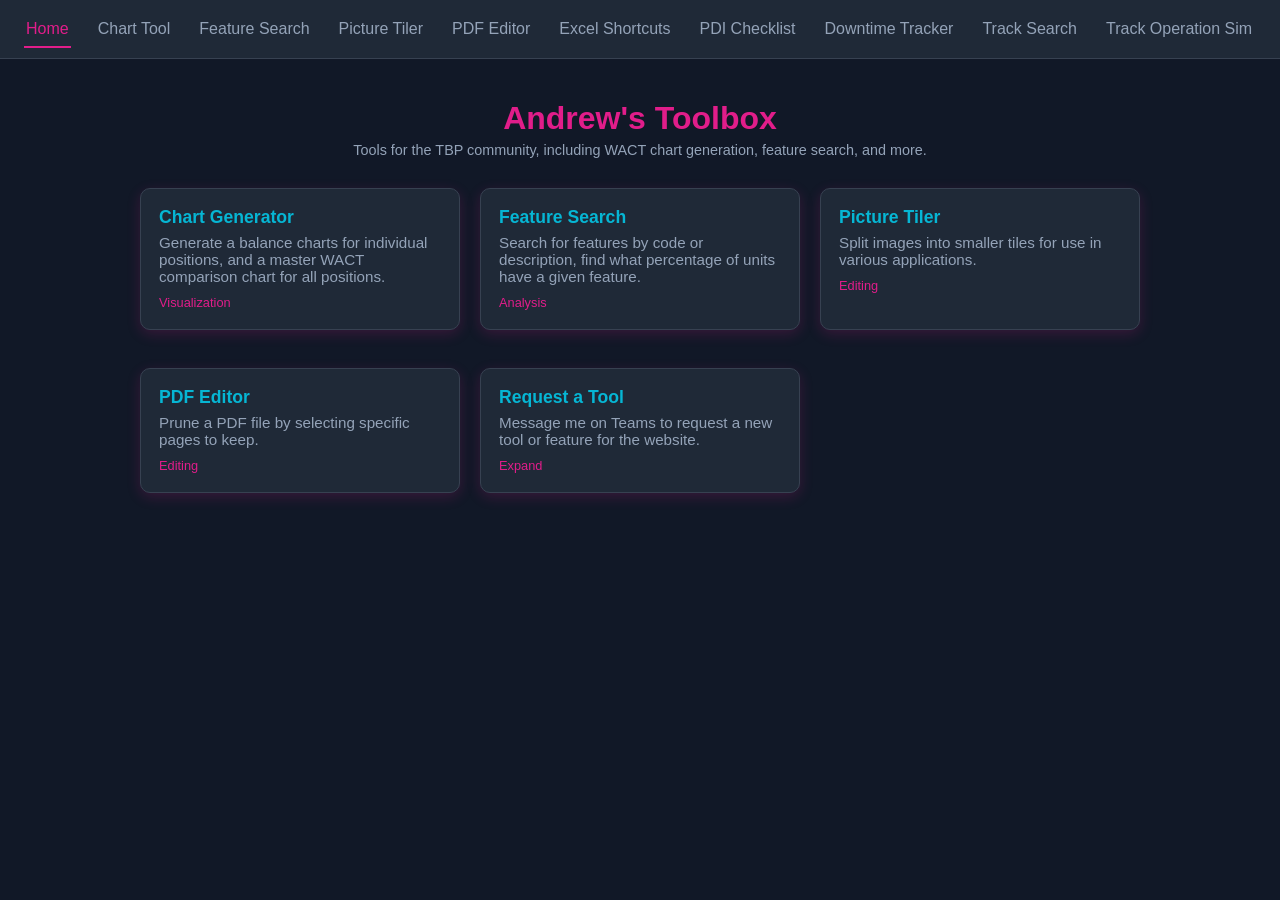
<file: index.html>
<!DOCTYPE html>
<html>
<head>
    <title>Andrew's Toolbox</title>

    <link rel="stylesheet" href="common/styles.css">
    <script src="common/nav.js"></script>

    <style>
        .hero {
            text-align: center;
            margin-bottom: 30px;
        }

        .hero h1 {
            margin-bottom: 5px;
        }

        .tool-grid {
            display: grid;
            grid-template-columns: repeat(auto-fit, minmax(260px, 1fr));
            gap: 20px;
        }

        .tool-card {
            cursor: pointer;
            transition: all 0.25s ease;
        }

        .tool-card:hover {
            transform: translateY(-3px);
            border-color: var(--color-primary);
            box-shadow: 0 6px 18px rgba(225, 29, 138, 0.25);
        }

        .tool-title {
            font-size: 1.1em;
            font-weight: 600;
            color: var(--color-secondary);
            margin-bottom: 6px;
        }

        .tool-description {
            color: var(--color-text-muted);
            font-size: 0.95em;
        }

        .tool-tag {
            display: inline-block;
            margin-top: 10px;
            font-size: 0.8em;
            color: var(--color-primary);
        }
    </style>
</head>

<body>

<!-- <script src="common/nav.js"></script> -->

<div class="container">

    <!-- HERO / HEADER -->
    <div class="hero">
        <h1 class="highlight-primary">Andrew's Toolbox</h1>
        <div class="subtext">
            Tools for the TBP community, including WACT chart generation, feature search, and more.
        </div>
    </div>

    <!-- TOOL GRID -->
    <div class="tool-grid">

        <!-- Chart Tool -->
        <div class="card tool-card"
             onclick="location.href='tools/Chart-App/index.html'">
            <div class="tool-title">Chart Generator</div>
            <div class="tool-description">
                Generate a balance charts for individual positions, and a master WACT comparison chart for all positions.
            </div>

            <div class="tool-tag">Visualization</div>
        </div>


        <!-- Feature Search Tool -->
        <div class="card tool-card"
             onclick="location.href='tools/Feature-Search/index.html'">
            <div class="tool-title">Feature Search</div>
            <div class="tool-description">
                Search for features by code or description, find what percentage of units have a given feature.
            </div>

            <div class="tool-tag">Analysis</div>
        </div>


        <!-- Picture Tiler Tool -->
        <div class="card tool-card"
             onclick="location.href='tools/Picture-Tiler/index.html'">
            <div class="tool-title">Picture Tiler</div>
            <div class="tool-description">
                Split images into smaller tiles for use in various applications.
            </div>

            <div class="tool-tag">Editing</div>
        </div>

        <!-- PDF Editor Tool -->
        <div class="card tool-card"
             onclick="location.href='tools/PDF-Editor/index.html'">
            <div class="tool-title">PDF Editor</div>
            <div class="tool-description">
                Prune a PDF file by selecting specific pages to keep.
            </div>

            <div class="tool-tag">Editing</div>
        </div>

        <!-- FUTURE TOOL SLOT -->
        <div class="card tool-card"
             onclick="alert('Coming soon')">

            <div class="tool-title">Request a Tool
            </div>

            <div class="tool-description">
                Message me on Teams to request a new tool or feature for the website.
            </div>

            <div class="tool-tag">Expand</div>
        </div>

    </div>

</div>

</body>
</html>
</file>
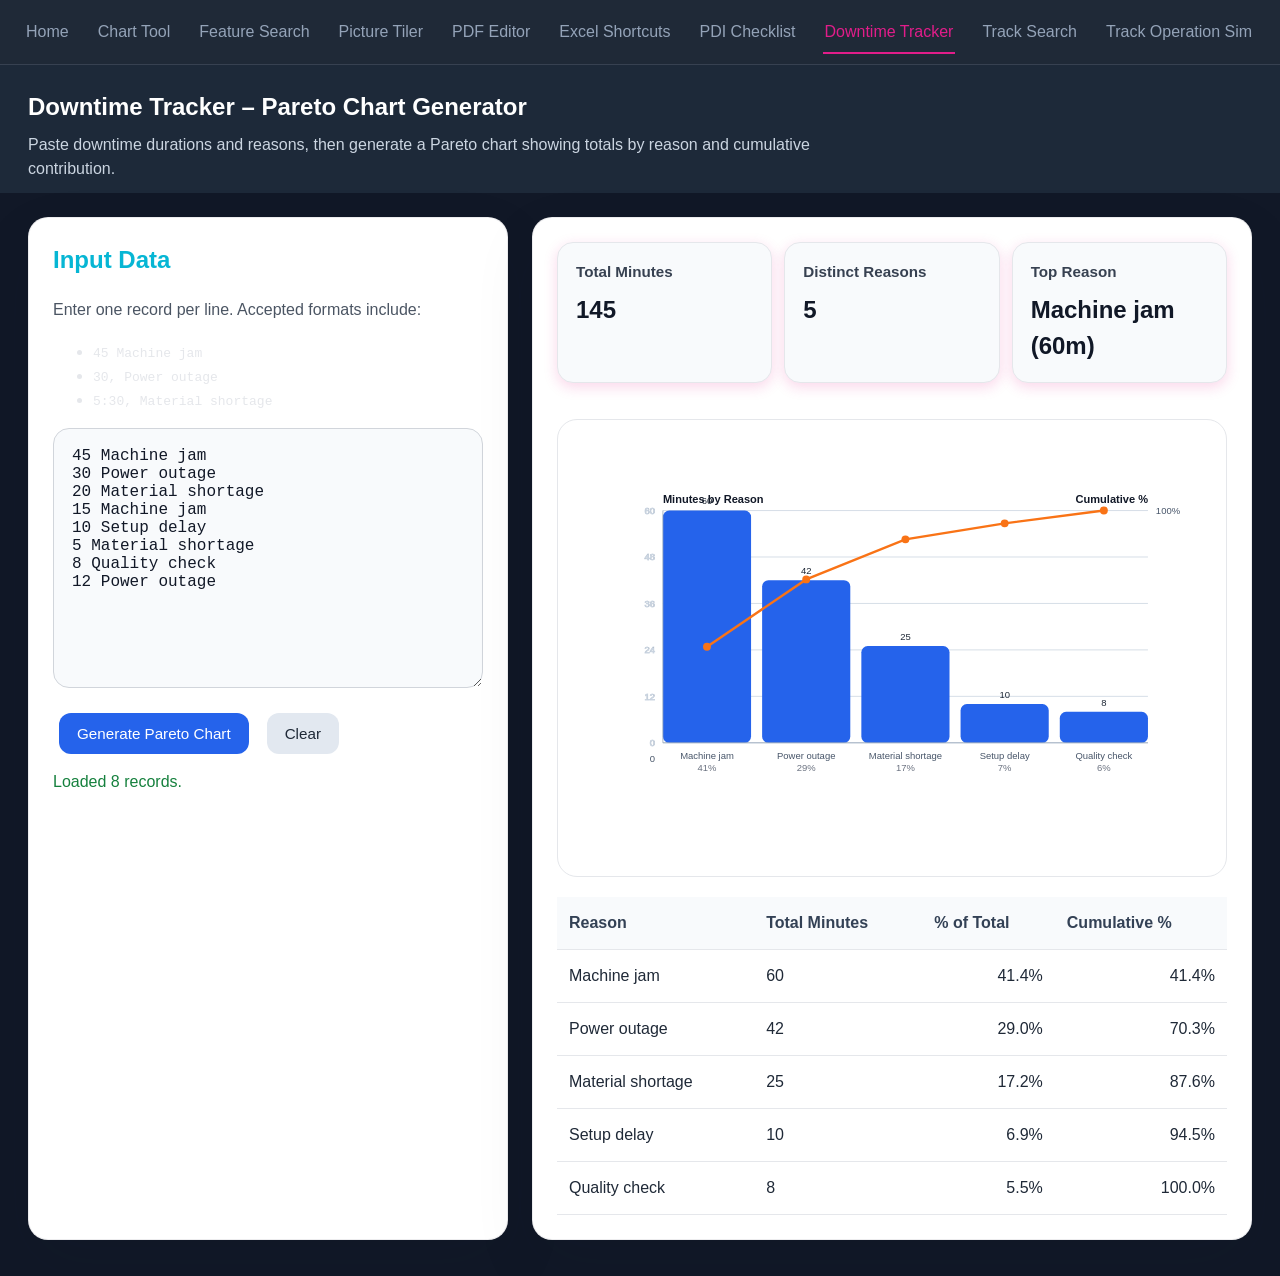
<file: tools/Downtime-Tracker/index.html>
<!DOCTYPE html>
<html lang="en">
<head>
  <meta charset="UTF-8" />
  <meta name="viewport" content="width=device-width, initial-scale=1.0" />
  <title>Downtime Tracker Pareto Chart</title>
    <link rel="stylesheet" href="../../common/styles.css">
  <style>
    :root {
      font-family: Inter, system-ui, -apple-system, BlinkMacSystemFont, "Segoe UI", sans-serif;
      color: #1c1c1c;
      background: #f7f8fb;
      line-height: 1.5;
    }
    * {
      box-sizing: border-box;
    }
    body {
      margin: 0;
      min-height: 100vh;
    }
    header {
      padding: 24px 28px 12px;
      background: #1d2939;
      color: white;
    }
    header h1 {
      margin: 0;
      font-size: 1.5rem;
    }
    header p {
      margin: 8px 0 0;
      color: #cbd5e1;
      max-width: 860px;
    }
    .layout {
      display: grid;
      gap: 24px;
      grid-template-columns: 1.2fr 1.8fr;
      padding: 24px 28px 36px;
      max-width: 1280px;
      margin: 0 auto;
    }
    .panel {
      background: white;
      border-radius: 20px;
      box-shadow: 0 24px 64px rgba(15, 23, 42, 0.08);
      border: 1px solid rgba(15, 23, 42, 0.08);
      padding: 24px;
    }
    .panel h2,
    .panel h3 {
      margin-top: 0;
    }
    .panel p {
      margin: 10px 0 18px;
      color: #4b5563;
    }
    textarea {
      width: 100%;
      min-height: 260px;
      border-radius: 16px;
      border: 1px solid #d1d5db;
      padding: 18px;
      background: #f8fafc;
      font: 1rem ui-monospace, SFMono-Regular, Menlo, Monaco, Consolas, "Liberation Mono", "Courier New", monospace;
      color: #111827;
      resize: vertical;
    }
    .buttons {
      display: flex;
      flex-wrap: wrap;
      gap: 12px;
      margin-top: 18px;
    }
    button {
      border: none;
      border-radius: 12px;
      padding: 12px 18px;
      font-size: 0.95rem;
      cursor: pointer;
    }
    button.primary {
      background: #2563eb;
      color: white;
    }
    button.secondary {
      background: #e2e8f0;
      color: #1f2937;
    }
    #message {
      margin-top: 16px;
      color: #dc2626;
      min-height: 24px;
    }
    .summary {
      display: grid;
      gap: 12px;
      margin-bottom: 18px;
      grid-template-columns: repeat(auto-fit, minmax(180px, 1fr));
    }
    .summary .card {
      background: #f8fafc;
      border: 1px solid #e5e7eb;
      border-radius: 16px;
      padding: 18px;
    }
    .summary .card h3 {
      margin: 0 0 8px;
      font-size: 0.95rem;
      color: #374151;
    }
    .summary .card p {
      margin: 0;
      font-size: 1.5rem;
      font-weight: 700;
      color: #111827;
    }
    .chart-container {
      border-radius: 20px;
      border: 1px solid #e5e7eb;
      background: white;
      overflow: hidden;
      padding: 18px;
    }
    svg {
      width: 100%;
      height: 420px;
      display: block;
    }
    table {
      width: 100%;
      border-collapse: collapse;
      margin-top: 20px;
    }
    th,
    td {
      padding: 14px 12px;
      text-align: left;
      border-bottom: 1px solid #e5e7eb;
    }
    th {
      color: #334155;
      font-weight: 700;
      background: #f8fafc;
    }
    td {
      color: #1f2937;
    }
    td.percent,
    td.cumulative {
      text-align: right;
      font-variant-numeric: tabular-nums;
    }
    @media (max-width: 920px) {
      .layout {
        grid-template-columns: 1fr;
      }
      .chart-container {
        padding: 14px;
      }
      header {
        padding: 18px 18px 12px;
      }
    }
  </style>
</head>
<body>
<script src="../../common/nav.js"></script>
  <header>
    <h1>Downtime Tracker – Pareto Chart Generator</h1>
    <p>Paste downtime durations and reasons, then generate a Pareto chart showing totals by reason and cumulative contribution.</p>
  </header>
  <main class="layout">
    <section class="panel">
      <h2>Input Data</h2>
      <p>Enter one record per line. Accepted formats include:</p>
      <ul>
        <li><code>45 Machine jam</code></li>
        <li><code>30, Power outage</code></li>
        <li><code>5:30, Material shortage</code></li>
      </ul>
      <textarea id="dataInput" aria-label="Downtime entries"></textarea>
      <div class="buttons">
        <button id="drawButton" class="primary">Generate Pareto Chart</button>
        <button id="clearButton" class="secondary">Clear</button>
      </div>
      <div id="message" role="status" aria-live="polite"></div>
    </section>
    <section class="panel">
      <div class="summary" id="summary"></div>
      <div class="chart-container">
        <svg id="paretoChart" viewBox="0 0 800 420" aria-label="Pareto chart"></svg>
      </div>
      <table id="resultsTable">
        <thead>
          <tr>
            <th>Reason</th>
            <th>Total Minutes</th>
            <th class="percent">% of Total</th>
            <th class="cumulative">Cumulative %</th>
          </tr>
        </thead>
        <tbody></tbody>
      </table>
    </section>
  </main>
  <script src="app.js"></script>
</body>
</html>
</file>
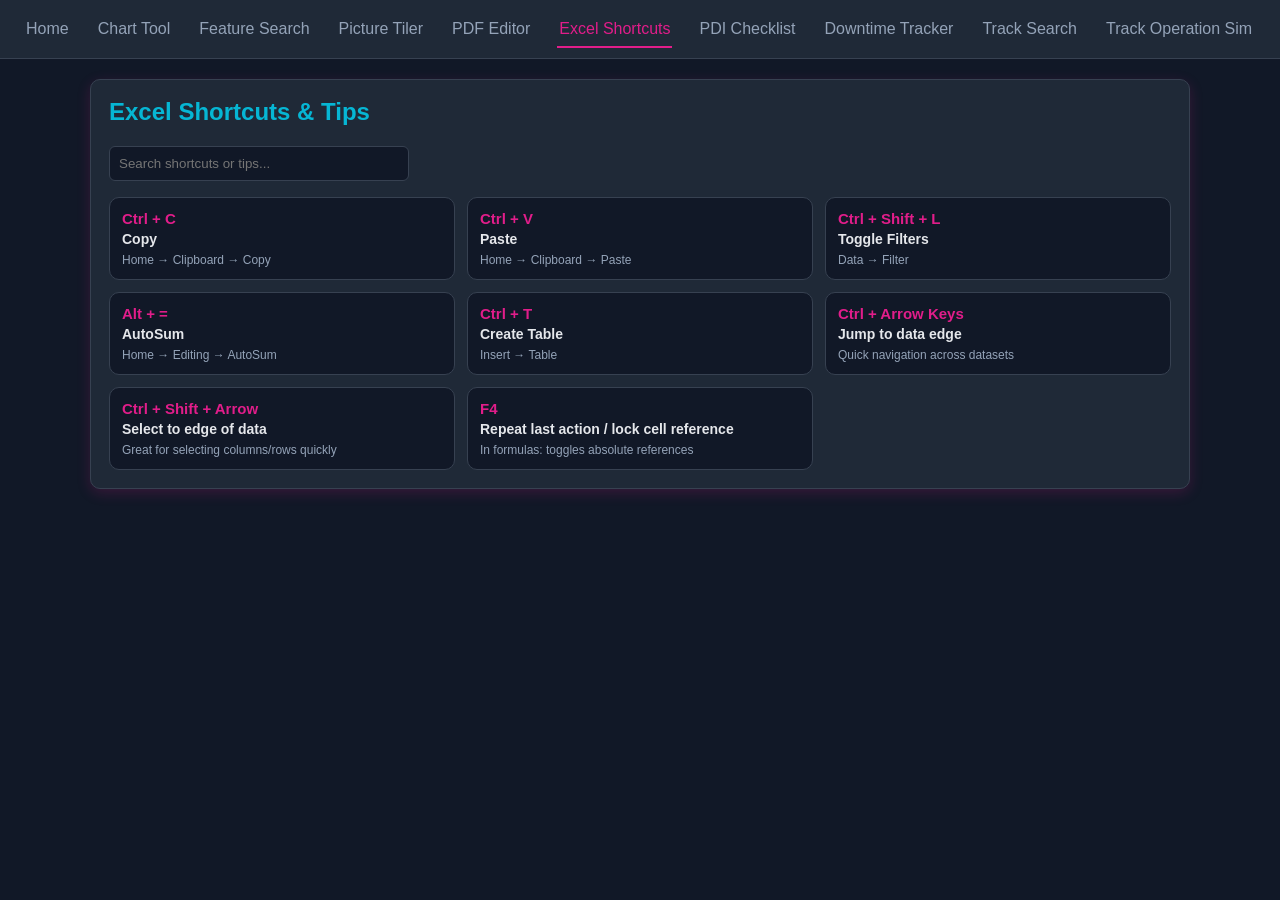
<file: tools/Excel-Shortcuts-List/index.html>
<!DOCTYPE html>
<html>
<head>
    <title>Excel Shortcuts & Tips</title>

    <link rel="stylesheet" href="../../common/styles.css">

    <style>
        .container {
            max-width: 1100px;
            margin: auto;
            padding: 20px;
        }

        /* search bar */
        .search-box {
            width: 100%;
            padding: 10px;
            border-radius: 8px;
            border: 1px solid var(--color-border);
            box-sizing: border-box;
            margin-bottom: 16px;
        }

        /* grid */
        .shortcut-grid {
            display: grid;
            grid-template-columns: repeat(auto-fill, minmax(260px, 1fr));
            gap: 12px;
        }

        /* item */
        .shortcut-card {
            background: var(--color-background);
            border: 1px solid var(--color-border);
            border-radius: 10px;
            padding: 12px;

            transition: all 0.2s ease;
        }

        .shortcut-card:hover {
            border-color: var(--color-secondary);
            box-shadow: 0 0 8px rgba(6, 182, 212, 0.25);
            transform: translateY(-2px);
        }

        .shortcut-key {
            font-weight: 700;
            font-size: 15px;
            color: var(--color-primary);
        }

        .shortcut-title {
            font-size: 14px;
            margin-top: 4px;
            font-weight: 600;
        }

        .shortcut-tip {
            font-size: 12px;
            margin-top: 6px;
            color: var(--color-text-muted);
        }
    </style>
</head>

<body>

<script src="../../common/nav.js"></script>

<div class="container">

    <div class="card">

        <h2 style="margin-top:0;">Excel Shortcuts & Tips</h2>

        <!-- SEARCH -->
        <input 
            type="text" 
            id="searchInput" 
            class="search-box"
            placeholder="Search shortcuts or tips..."
        >

        <!-- GRID -->
        <div id="shortcutGrid" class="shortcut-grid"></div>

    </div>

</div>

<script src="app.js"></script>

</body>
</html>
</file>
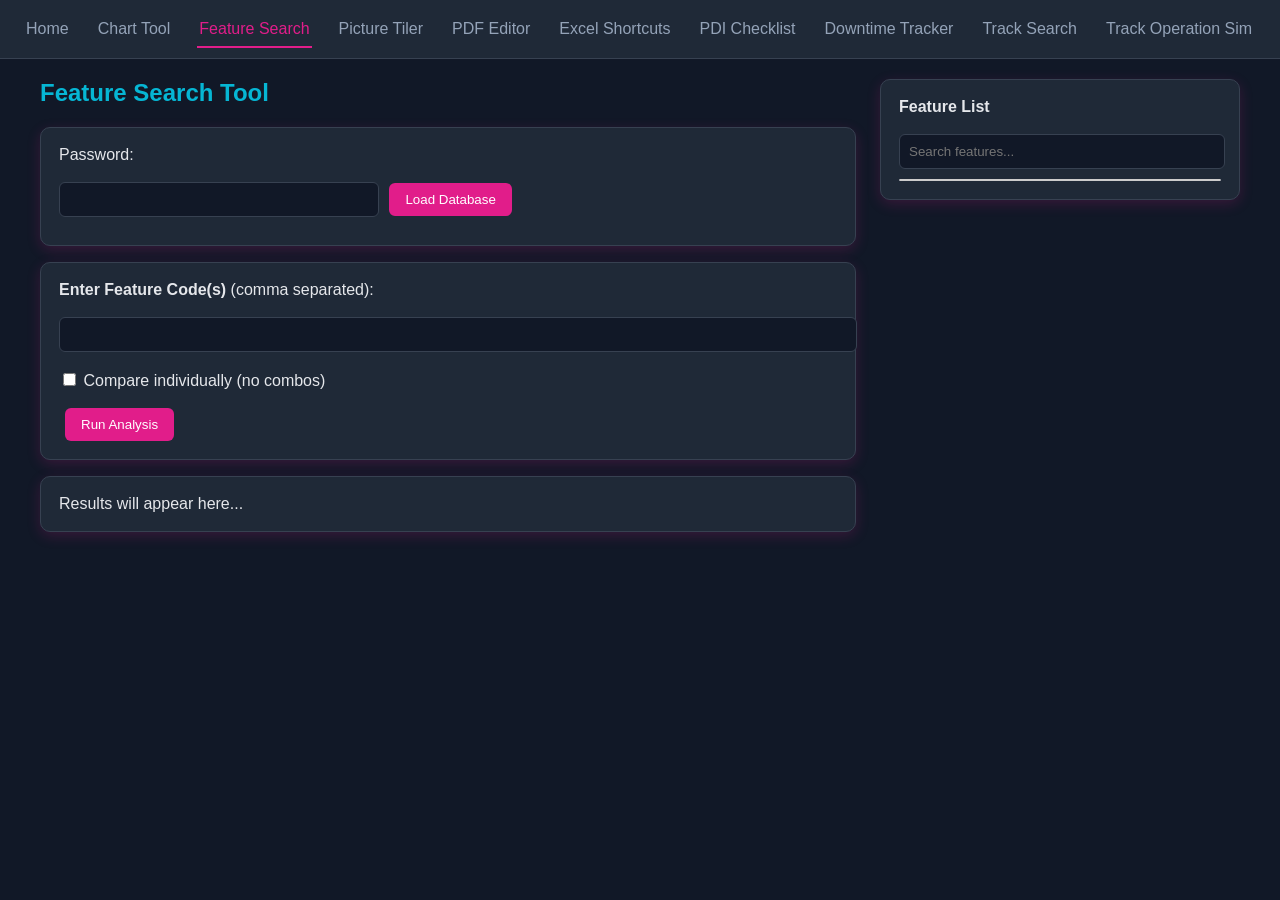
<file: tools/Feature-Search/index.html>
<!DOCTYPE html>
<html>
<head>
    <title>Feature Search</title>

    <link rel="stylesheet" href="../../common/styles.css">

    <style>
        body {
            font-family: "Segoe UI", Roboto, sans-serif;
        }

        .container {
            display: flex;
            gap: 24px;
            align-items: flex-start;
            max-width: 1200px;
            margin: auto;
            padding: 20px;
        }

        .left {
            flex: 1;
            min-width: 350px;
        }

        .right {
            width: 360px;
        }

        .feature-list {
            border: 1px solid #ccc;
            border-radius: 6px;
            max-height: 420px;
            overflow-y: auto;
            background: white;
        }

        .feature-item {
            padding: 8px;
            border-bottom: 1px solid #eee;
            cursor: pointer;
        }

        .feature-item:hover {
            background: #f2f6fb;
        }

        .feature-item:last-child {
            border-bottom: none;
        }

        .section {
            margin-bottom: 16px;
        }

        /* ===== RESULT CARD ===== */
        .result-card {
            display: flex;
            justify-content: space-between;
            align-items: center;

            background: var(--color-background);
            border: 1px solid var(--color-border);
            border-radius: 10px;

            padding: 16px 18px;
            margin-top: 10px;

            transition: all 0.2s ease;
        }

        .result-card:hover {
            border-color: var(--color-secondary);
            box-shadow: 0 0 10px rgba(6, 182, 212, 0.25);
            transform: translateY(-1px);
        }

        /* ===== LEFT ===== */
        .result-left {
            display: flex;
            flex-direction: column;
            gap: 6px;
        }

        .feature-code {
            font-size: 13px;
            color: var(--color-text-muted);
            font-weight: 500;
        }

        .feature-desc {
            font-size: 17px;
            font-weight: 600;
            color: var(--color-text-main);
        }

        .result-meta {
            font-size: 12.5px;
            color: var(--color-text-muted);
        }

        /* ===== RIGHT (PERCENT BOX) ===== */
        .result-right {
            min-width: 120px;

            background: linear-gradient(
                135deg,
                var(--color-primary),
                var(--color-primary-dark)
            );

            border-radius: 12px;

            display: flex;
            flex-direction: column;
            justify-content: center;
            align-items: center;

            padding: 12px 10px;

            /* ✅ subtle glow that matches your theme */
            box-shadow: 0 0 10px rgba(225, 29, 138, 0.35);
        }

        /* ===== BIG % ===== */
        .percent-value {
            font-size: 34px;
            font-weight: 700;
            color: var(--color-tertiary);  /* ✅ your yellow */
            line-height: 1;
        }

        /* ===== LABEL ===== */
        .percent-label {
            font-size: 11px;
            color: rgba(255,255,255,0.8);
            margin-top: 2px;
        }

    </style>
</head>

<body>

<!-- NAV -->
<script src="../../common/nav.js"></script>
<!-- <script>loadNav();</script> -->

<div class="container">

    <!-- LEFT PANEL -->
    <div class="left">

        <h2>Feature Search Tool</h2>

        <!-- LOAD DATABASE -->
        <div class="card section">
            <label>Password:</label><br><br>
            <input type="password" id="password">
            <button onclick="loadData()">Load Database</button>

            <div id="status" style="margin-top:10px;"></div>
        </div>

        <!-- INPUT + OPTIONS -->
        <div class="card section">
            <label><b>Enter Feature Code(s)</b> (comma separated):</label><br><br>
            <input type="text" id="featureInput" style="width:100%;">

            <br><br>

            <label>
                <input type="checkbox" id="singlesOnly">
                Compare individually (no combos)
            </label>

            <br><br>

            <button onclick="runSearch()">Run Analysis</button>
        </div>

        <!-- RESULTS -->
        <div class="card section">
            <div id="results">Results will appear here...</div>
        </div>

    </div>

    <!-- RIGHT PANEL -->
    <div class="right">

        <div class="card">
            <label><b>Feature List</b></label><br><br>

            <input
                type="text"
                id="featureListSearch"
                placeholder="Search features..."
                style="width:95%; margin-bottom:10px;"
                oninput="filterFeatureList()"
            >

            <div id="featureList" class="feature-list"></div>
        </div>

    </div>

</div>

<!-- SCRIPTS -->
<script src="decrypt.js"></script>
<script src="app.js"></script>
</body>
</html>
</file>
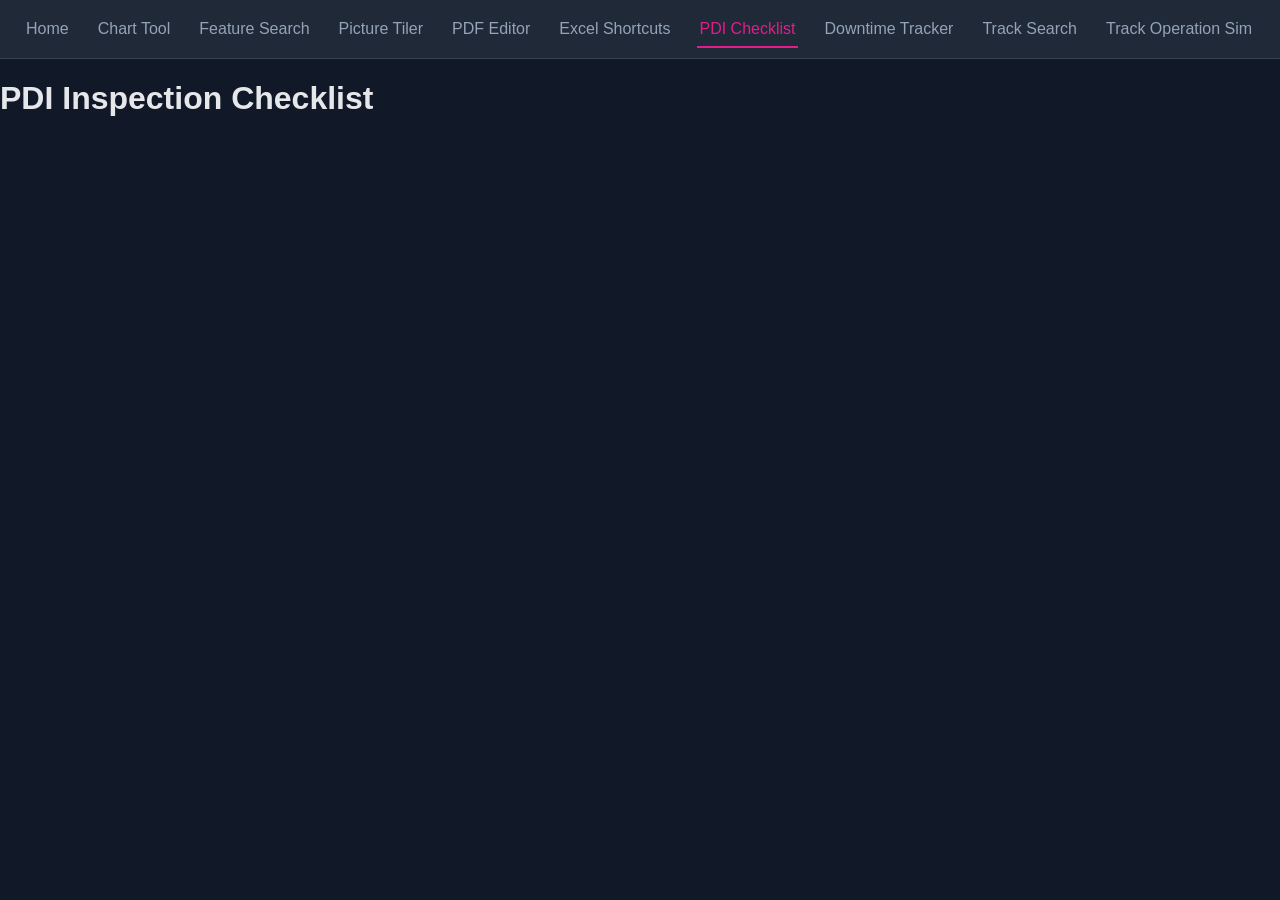
<file: tools/pdi_checklist_test/index.html>
<!DOCTYPE html>
<html>
<head>
    <meta charset="UTF-8">
    <title>PDI Checklist</title>
    <link rel="stylesheet" href="../../common/styles.css">
    <script src="https://cdn.sheetjs.com/xlsx-latest/package/dist/xlsx.full.min.js"></script>
    
    <style>

        /* ===== TABS ===== */

        #tabs{
            display:flex;
            flex-wrap:wrap;
            gap:8px;

            margin-bottom:20px;
        }

        .tab-btn{

            background:var(--color-card);
            color:var(--color-text-main);

            border:1px solid var(--color-border);

            padding:10px 16px;
            border-radius:8px;

            cursor:pointer;
        }

        .tab-btn.active{
            background:var(--color-primary);
            color:white;
        }

        /* ===== CHECKLIST ===== */

        .checklist-card{

            display:flex;
            gap:12px;

            align-items:stretch;
        }

        .checklist-main{

            flex:1;
        }

        .checklist-title{

            color:var(--color-secondary);

            font-size:18px;
            font-weight:600;

            border-bottom:1px solid var(--color-border);

            padding-bottom:6px;
            margin-bottom:6px;
        }

        .checklist-description{

            color:var(--color-text-main);

            line-height:1.4;
        }

        .checklist-buttons{

            display:flex;
            gap:8px;
        }

        .tutorial-btn{

            background:transparent;

            border:1px solid var(--color-secondary);

            color:var(--color-secondary);

            min-width:120px;
        }

        .confirm-btn{

            background:transparent;

            border:1px solid var(--color-tertiary);

            color:var(--color-tertiary);

            min-width:120px;
        }

        /* ===== COMPLETE STATE ===== */

        .checklist-card.complete{

            border-color:#22c55e;

            box-shadow:
                0 0 15px rgba(34,197,94,.25);

            background:
                rgba(34,197,94,.12);
        }

        .checklist-card.complete .checklist-title{

            color:#4ade80;
        }

        .checklist-card.complete .confirm-btn{

            background:#22c55e;
            border-color:#22c55e;
            color:white;
        }

        .tutorial-panel{

            margin-top:10px;

            padding:12px;

            border:1px solid var(--color-border);

            border-radius:8px;

            background:var(--color-background);

            display:none;
        }

        .tutorial-panel.open{

            display:block;
        }

    </style>
</head>

<body>
<script src="../../common/nav.js"></script>
<h1>PDI Inspection Checklist</h1>

<div id="progress"></div>

<div id="tabs"></div>

<div id="checklist"></div>

<script src="app.js"></script>

</body>
</html>
</file>
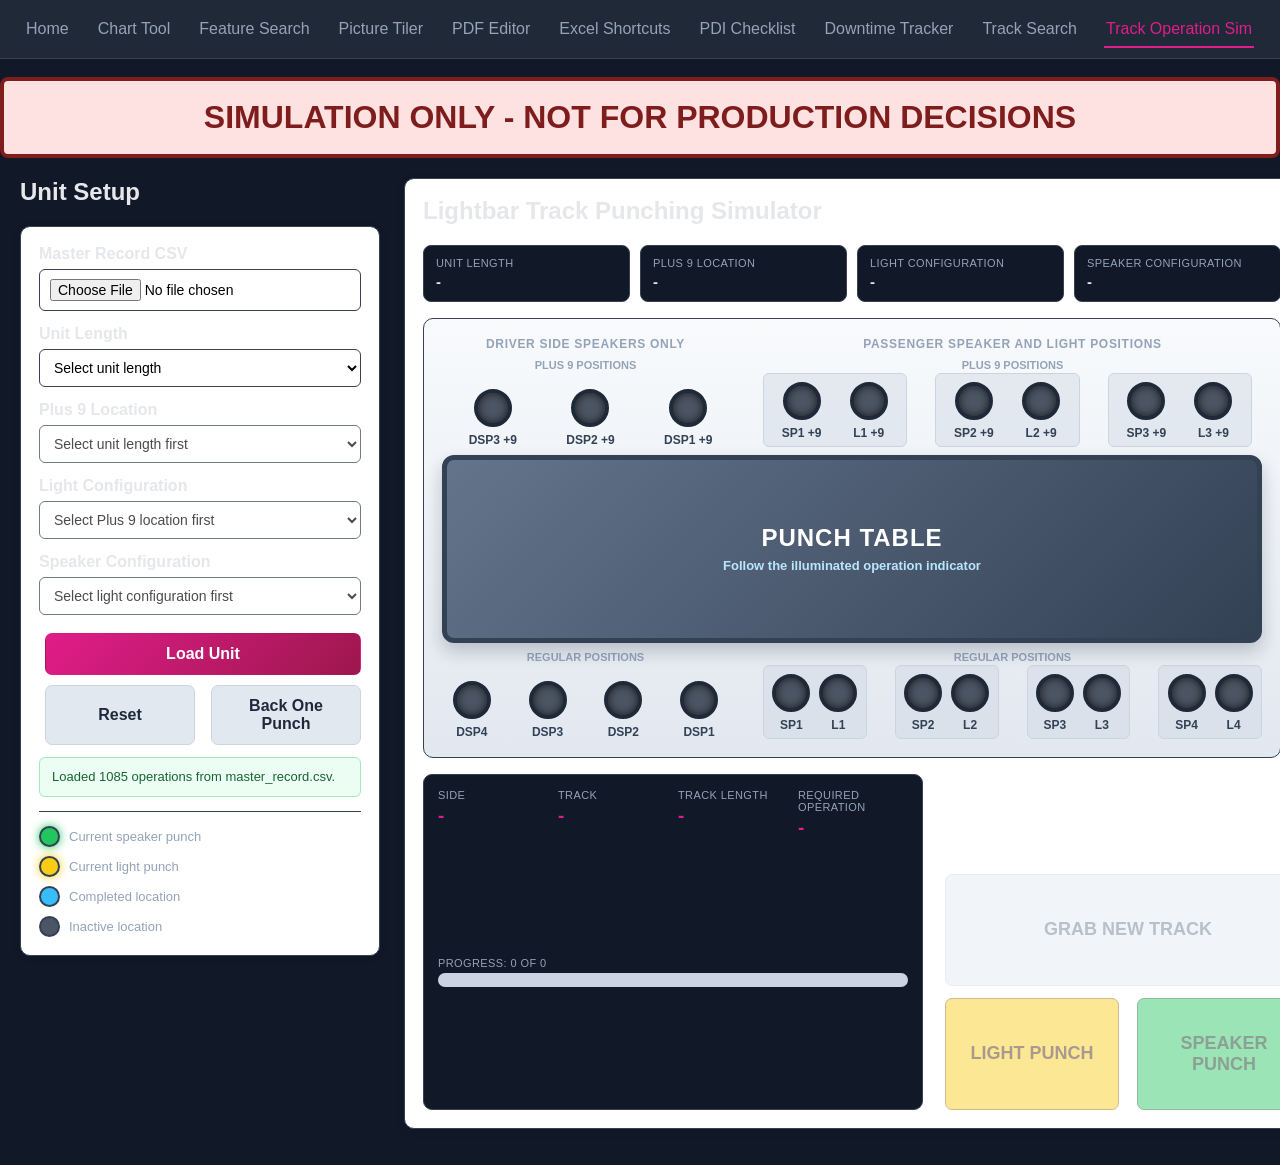
<file: tools/Track-Operation-Sim/index.html>
<!DOCTYPE html>
<html lang="en">
<head>
    <meta charset="UTF-8">
    <meta name="viewport" content="width=device-width, initial-scale=1.0">
    <title>Lightbar Track Punching Simulator</title>

    <link rel="stylesheet" href="../../common/styles.css">

    <style>
        :root {
            --sim-primary: var(--color-primary, #14324a);
            --sim-primary-dark: var(--color-primary-dark, #0b2235);
            --sim-secondary: var(--color-secondary, #06b6d4);
            --sim-tertiary: var(--color-tertiary, #facc15);
            --sim-background: var(--color-background, #f8fafc);
            --sim-border: var(--color-border, #cbd5e1);
            --sim-text: var(--color-text-main, #172033);
            --sim-muted: var(--color-text-muted, #64748b);
            --speaker-green: #22c55e;
            --speaker-dark: #14532d;
            --light-yellow: #facc15;
            --light-dark: #713f12;
            --complete-blue: #38bdf8;
            --inactive-light: #4b5563;
        }

        body {
            margin: 0;
            color: var(--sim-text);
        }

        .preliminary-warning {
            margin: 18px auto 0;
            max-width: 1500px;
            padding: 18px 24px;
            border: 4px solid #7f1d1d;
            border-radius: 8px;
            background: #fee2e2;
            color: #7f1d1d;
            font-size: clamp(1.1rem, 2.5vw, 2rem);
            font-weight: 900;
            line-height: 1.15;
            text-align: center;
            text-transform: uppercase;
            animation: warning-flash 1.2s steps(2, end) infinite;
        }

        @keyframes warning-flash {
            0%, 49% { background: #fee2e2; color: #7f1d1d; }
            50%, 100% { background: #dc2626; color: #ffffff; }
        }

        @media (prefers-reduced-motion: reduce) {
            .preliminary-warning { animation: none; }
        }

        .container {
            display: flex;
            gap: 24px;
            align-items: flex-start;
            width: 100%;
            max-width: 1900px;
            margin: auto;
            padding: 20px;
        }

        .left {
            width: 360px;
            flex-shrink: 0;
        }

        .right {
            flex: 1;
            min-width: 0;
        }

        .card {
            background: white;
            border: 1px solid var(--sim-border);
            border-radius: 10px;
            box-shadow: 0 2px 8px rgba(15, 23, 42, 0.08);
        }

        .section {
            margin-bottom: 16px;
            padding: 18px;
        }

        h2, h3 { color: var(--sim-text); }

        .form-grid {
            display: grid;
            grid-template-columns: 1fr;
            gap: 14px;
        }

        .form-group {
            display: flex;
            flex-direction: column;
            gap: 6px;
        }

        .form-group label {
            font-weight: 600;
            color: var(--sim-text);
        }

        .form-group select,
        .file-picker {
            width: 100%;
            box-sizing: border-box;
            padding: 9px 10px;
            border: 1px solid var(--sim-border);
            border-radius: 6px;
            background: white;
            color: #000000;
            font-family: inherit;
            font-size: 14px;
        }

        .form-group select:focus,
        .file-picker:focus {
            outline: none;
            border-color: var(--sim-secondary);
            box-shadow: 0 0 0 2px rgba(6, 182, 212, 0.18);
        }

        .button-grid {
            display: grid;
            grid-template-columns: 1fr 1fr;
            gap: 10px;
            margin-top: 4px;
        }

        button {
            border: 1px solid transparent;
            border-radius: 7px;
            padding: 11px 14px;
            font: inherit;
            font-weight: 700;
            cursor: pointer;
            transition: transform 0.12s ease, box-shadow 0.12s ease, opacity 0.12s ease;
        }

        button:hover:not(:disabled) {
            transform: translateY(-1px);
            box-shadow: 0 4px 10px rgba(15, 23, 42, 0.16);
        }

        button:disabled {
            cursor: not-allowed;
            opacity: 0.45;
        }

        .primary-button {
            grid-column: 1 / -1;
            background: linear-gradient(135deg, var(--sim-primary), var(--sim-primary-dark));
            color: white;
        }

        .secondary-button {
            background: #e2e8f0;
            border-color: #cbd5e1;
            color: #1e293b;
        }

        .status {
            margin-top: 12px;
            padding: 10px 12px;
            border-radius: 6px;
            font-size: 13px;
            line-height: 1.4;
        }

        .status.info { background: #eef6ff; border: 1px solid #b9dcff; color: #164e7a; }
        .status.success { background: #ecfdf3; border: 1px solid #a7e7bd; color: #176534; }
        .status.error { background: #fff1f1; border: 1px solid #f0b4b4; color: #9b1c1c; }

        .legend {
            display: grid;
            gap: 9px;
            margin-top: 14px;
            padding-top: 14px;
            border-top: 1px solid var(--sim-border);
        }

        .legend-item {
            display: flex;
            align-items: center;
            gap: 9px;
            font-size: 13px;
            color: var(--sim-muted);
        }

        .legend-dot {
            width: 17px;
            height: 17px;
            border-radius: 50%;
            border: 2px solid #334155;
            background: var(--inactive-light);
        }

        .legend-dot.speaker { background: var(--speaker-green); box-shadow: 0 0 10px var(--speaker-green); }
        .legend-dot.light { background: var(--light-yellow); box-shadow: 0 0 10px var(--light-yellow); }
        .legend-dot.complete { background: var(--complete-blue); }

        .selection-summary {
            display: grid;
            grid-template-columns: repeat(4, minmax(120px, 1fr));
            gap: 10px;
            margin-bottom: 16px;
        }

        .summary-item {
            background: var(--sim-background);
            border: 1px solid var(--sim-border);
            border-radius: 8px;
            padding: 11px 12px;
        }

        .summary-label {
            display: block;
            margin-bottom: 4px;
            color: var(--sim-muted);
            font-size: 11px;
            letter-spacing: 0.4px;
            text-transform: uppercase;
        }

        .summary-value {
            display: block;
            color: var(--sim-text);
            font-size: 15px;
            font-weight: 700;
        }

        .machine-panel {
            overflow: hidden;
            padding: 18px;
            border: 1px solid var(--sim-border);
            border-radius: 10px;
            background: linear-gradient(180deg, #f8fafc 0%, #e2e8f0 100%);
        }

        .machine-layout {
            width: 100%;
        }

        .area-title {
            margin: 0 0 8px;
            color: var(--sim-muted);
            font-size: 12px;
            font-weight: 800;
            letter-spacing: 0.7px;
            text-align: center;
            text-transform: uppercase;
        }

        .plus9-label,
        .regular-label {
            color: var(--sim-muted);
            font-size: 11px;
            font-weight: 800;
            text-align: center;
            text-transform: uppercase;
        }

        .indicator-row {
            display: grid;
            align-items: end;
            gap: 16px;
            min-height: 76px;
        }

        .driver-plus9 { grid-template-columns: repeat(3, minmax(0, 1fr)); padding-left: 10px; }
        .driver-regular { grid-template-columns: repeat(4, minmax(0, 1fr)); }
        .main-plus9 { grid-template-columns: repeat(3, minmax(0, 1fr)); padding-right: 10px; column-gap: 28px; }
        .main-regular { grid-template-columns: repeat(4, minmax(0, 1fr)); column-gap: 28px; }

        .indicator-group {
            display: flex;
            gap: 0;
            min-width: 0;
            padding: 8px 4px 6px;
            border: 1px solid #cbd5e1;
            border-radius: 6px;
            background: rgba(203, 213, 225, 0.42);
        }

        .indicator-group .indicator {
            flex: 1 1 0;
            min-width: 0;
        }

        .indicator-group-single {
            min-width: 0;
        }

        .full-row {
            display: grid;
            grid-template-columns: minmax(260px, 35%) minmax(0, 1fr);
            gap: 34px;
            align-items: end;
        }

        .indicator {
            display: flex;
            flex-direction: column;
            align-items: center;
            gap: 6px;
        }

        .indicator-bulb {
            width: 38px;
            height: 38px;
            box-sizing: border-box;
            border: 4px solid #1f2937;
            border-radius: 50%;
            background: var(--inactive-light);
            box-shadow: inset 0 0 8px rgba(0, 0, 0, 0.65);
            transition: background 0.16s ease, box-shadow 0.16s ease, transform 0.16s ease;
        }

        .indicator-label {
            color: #334155;
            font-size: 12px;
            font-weight: 800;
            max-width: 100%;
            white-space: nowrap;
        }

        .indicator.active-speaker .indicator-bulb {
            background: var(--speaker-green);
            box-shadow: 0 0 8px #ffffff, 0 0 22px var(--speaker-green), inset 0 0 6px rgba(255,255,255,0.7);
            transform: scale(1.12);
            animation: active-pulse 0.85s infinite alternate;
        }

        .indicator.active-light .indicator-bulb {
            background: var(--light-yellow);
            box-shadow: 0 0 8px #ffffff, 0 0 22px var(--light-yellow), inset 0 0 6px rgba(255,255,255,0.7);
            transform: scale(1.12);
            animation: active-pulse 0.85s infinite alternate;
        }

        .indicator.complete .indicator-bulb {
            background: var(--complete-blue);
            box-shadow: 0 0 10px rgba(56, 189, 248, 0.75);
        }

        .indicator.complete .indicator-bulb::after {
            content: "✓";
            display: flex;
            height: 100%;
            align-items: center;
            justify-content: center;
            color: #082f49;
            font-size: 22px;
            font-weight: 900;
        }

        @keyframes active-pulse {
            from { filter: brightness(0.9); }
            to { filter: brightness(1.3); }
        }

        .machine-body {
            position: relative;
            display: flex;
            min-height: 178px;
            margin: 8px 0;
            align-items: center;
            justify-content: center;
            border: 5px solid #334155;
            border-radius: 12px;
            background: linear-gradient(135deg, #64748b, #334155);
            color: white;
            box-shadow: 0 8px 18px rgba(15, 23, 42, 0.22);
        }

        .machine-body::before,
        .machine-body::after {
            content: "";
            position: absolute;
            top: 50%;
            width: 145px;
            height: 34px;
            border-top: 5px solid #334155;
            border-bottom: 5px solid #334155;
            background: #94a3b8;
            transform: translateY(-50%);
            z-index: -1;
        }

        .machine-body::before { right: 100%; }
        .machine-body::after { left: 100%; }

        .machine-name {
            font-size: 24px;
            font-weight: 900;
            letter-spacing: 1px;
            text-align: center;
        }

        .machine-subtitle {
            margin-top: 6px;
            color: #bae6fd;
            font-size: 13px;
            font-weight: 700;
            text-align: center;
        }

        .operation-panel {
            display: grid;
            grid-template-columns: 1fr auto;
            gap: 16px;
            align-items: stretch;
            margin-top: 16px;
        }

        .current-operation {
            display: grid;
            grid-template-columns: repeat(4, minmax(110px, 1fr));
            gap: 10px;
            padding: 14px;
            border: 1px solid var(--sim-border);
            border-radius: 9px;
            background: var(--sim-background);
        }

        .current-value {
            font-size: 19px;
            font-weight: 900;
            color: var(--sim-primary);
        }

        .progress-wrap {
            grid-column: 1 / -1;
        }

        .progress-track {
            height: 14px;
            overflow: hidden;
            border-radius: 999px;
            background: #cbd5e1;
        }

        .progress-fill {
            width: 0;
            height: 100%;
            background: linear-gradient(90deg, var(--sim-secondary), #22c55e);
            transition: width 0.25s ease;
        }

        .punch-buttons {
            display: grid;
            grid-template-columns: 180px 180px;
            gap: 12px;
        }

        .track-completion-notice {
            grid-column: 1 / -1;
            min-height: 48px;
            margin-bottom: 12px;
            padding: 12px 14px;
            border: 2px solid transparent;
            border-radius: 7px;
            color: transparent;
            font-weight: 800;
            line-height: 1.25;
            text-align: center;
        }

        .track-completion-notice.visible {
            border-color: #f59e0b;
            background: #fffbeb;
            color: #92400e;
        }

        .track-completion-notice.complete {
            border-color: #f59e0b;
        }

        .punch-button {
            min-height: 112px;
            font-size: 18px;
            text-transform: uppercase;
        }

        .new-track-button {
            grid-column: 1 / -1;
            background: #e2e8f0;
            border-color: #cbd5e1;
            color: #64748b;
        }

        .new-track-button.ready {
            background: var(--sim-secondary);
            border-color: #0891b2;
            color: #083344;
        }

        .light-punch {
            border-color: #a16207;
            background: var(--light-yellow);
            color: #422006;
        }

        .speaker-punch {
            border-color: #166534;
            background: var(--speaker-green);
            color: #052e16;
        }

        .operation-queue {
            margin-top: 16px;
            overflow: hidden;
            border: 1px solid var(--sim-border);
            border-radius: 9px;
        }

        .queue-header,
        .queue-row {
            display: grid;
            grid-template-columns: 70px 95px 75px 90px 110px 1fr;
            gap: 8px;
            align-items: center;
            padding: 9px 12px;
        }

        .queue-header {
            background: linear-gradient(135deg, var(--sim-primary), var(--sim-primary-dark));
            color: white;
            font-size: 12px;
            font-weight: 800;
            text-transform: uppercase;
        }

        .queue-row {
            border-bottom: 1px solid #e5e7eb;
            font-size: 13px;
        }

        .queue-row:last-child { border-bottom: 0; }
        .queue-row.current { background: #e0f2fe; font-weight: 800; }
        .queue-row.done { color: #64748b; background: #f0fdf4; text-decoration: line-through; }
        .queue-row.upcoming { background: white; }

        .type-badge {
            display: inline-block;
            width: fit-content;
            padding: 4px 7px;
            border-radius: 10px;
            font-size: 11px;
            font-weight: 800;
        }

        .type-badge.light { background: #fff8d8; color: #735c00; }
        .type-badge.speaker { background: #dcfce7; color: #166534; }

        .empty-results {
            padding: 30px 20px;
            border: 1px dashed var(--sim-border);
            border-radius: 8px;
            color: var(--sim-muted);
            text-align: center;
        }

        @media (max-width: 1100px) {
            .operation-panel { grid-template-columns: 1fr; }
            .punch-buttons { grid-template-columns: 1fr 1fr; }
            .punch-button { min-height: 82px; }
        }

        @media (max-width: 900px) {
            .container { flex-direction: column; }
            .left, .right { width: 100%; }
            .selection-summary { grid-template-columns: repeat(2, 1fr); }

            .full-row {
                grid-template-columns: minmax(180px, 32%) minmax(0, 1fr);
                gap: 14px;
            }

            .indicator-row {
                gap: 6px;
            }

            .main-plus9,
            .main-regular {
                column-gap: 0;
            }

            .main-plus9,
            .main-regular {
                column-gap: 16px;
            }

            .indicator-label {
                font-size: 10px;
            }
        }

        @media (max-width: 600px) {
            .selection-summary,
            .current-operation,
            .punch-buttons { grid-template-columns: 1fr; }

            .full-row {
                grid-template-columns: 1fr;
                gap: 14px;
            }

            .queue-header { display: none; }
            .queue-row { grid-template-columns: repeat(2, 1fr); }
            .progress-wrap { grid-column: 1; }
        }
    </style>
</head>
<body>
    <script src="../../common/nav.js"></script>

    <div class="preliminary-warning" role="alert">
        Simulation only - not for production decisions
    </div>

    <div class="container">
        <div class="left">
            <h2>Unit Setup</h2>

            <div class="card section">
                <div class="form-grid">
                    <div class="form-group">
                        <label for="csvFile">Master Record CSV</label>
                        <input id="csvFile" class="file-picker" type="file" accept=".csv,text/csv">
                    </div>

                    <div class="form-group">
                        <label for="unitLength">Unit Length</label>
                        <select id="unitLength"><option value="">Loading...</option></select>
                    </div>

                    <div class="form-group">
                        <label for="plus9Location">Plus 9 Location</label>
                        <select id="plus9Location"><option value="">Select unit length first</option></select>
                    </div>

                    <div class="form-group">
                        <label for="lightConfiguration">Light Configuration</label>
                        <select id="lightConfiguration"><option value="">Select Plus 9 location first</option></select>
                    </div>

                    <div class="form-group">
                        <label for="speakerConfiguration">Speaker Configuration</label>
                        <select id="speakerConfiguration"><option value="">Select light configuration first</option></select>
                    </div>

                    <div class="button-grid">
                        <button id="loadUnitButton" class="primary-button" type="button">Load Unit</button>
                        <button id="resetButton" class="secondary-button" type="button">Reset</button>
                        <button id="backButton" class="secondary-button" type="button">Back One Punch</button>
                    </div>
                </div>

                <div id="status" class="status info">Loading track database...</div>

                <div class="legend">
                    <div class="legend-item"><span class="legend-dot speaker"></span> Current speaker punch</div>
                    <div class="legend-item"><span class="legend-dot light"></span> Current light punch</div>
                    <div class="legend-item"><span class="legend-dot complete"></span> Completed location</div>
                    <div class="legend-item"><span class="legend-dot"></span> Inactive location</div>
                </div>
            </div>
        </div>

        <div class="right">
            <div class="card section">
                <h2>Lightbar Track Punching Simulator</h2>
                <div id="selectionSummary" class="selection-summary"></div>

                <div class="machine-panel">
                    <div class="machine-layout">
                        <div class="full-row">
                            <div>
                                <div class="area-title">Driver Side Speakers Only</div>
                                <div class="plus9-label">Plus 9 Positions</div>
                                <div id="driverPlus9" class="indicator-row driver-plus9"></div>
                            </div>
                            <div>
                                <div class="area-title">Passenger Speaker and Light Positions</div>
                                <div class="plus9-label">Plus 9 Positions</div>
                                <div id="mainPlus9" class="indicator-row main-plus9"></div>
                            </div>
                        </div>

                        <div class="machine-body">
                            <div>
                                <div class="machine-name">PUNCH TABLE</div>
                                <div class="machine-subtitle">Follow the illuminated operation indicator</div>
                            </div>
                        </div>

                        <div class="full-row">
                            <div>
                                <div class="regular-label">Regular Positions</div>
                                <div id="driverRegular" class="indicator-row driver-regular"></div>
                            </div>
                            <div>
                                <div class="regular-label">Regular Positions</div>
                                <div id="mainRegular" class="indicator-row main-regular"></div>
                            </div>
                        </div>
                    </div>
                </div>

                <div class="operation-panel">
                    <div class="current-operation">
                        <div>
                            <span class="summary-label">Side</span>
                            <span id="currentSide" class="current-value">-</span>
                        </div>
                        <div>
                            <span class="summary-label">Track</span>
                            <span id="currentTrack" class="current-value">-</span>
                        </div>
                        <div>
                            <span class="summary-label">Track Length</span>
                            <span id="currentTrackLength" class="current-value">-</span>
                        </div>
                        <div>
                            <span class="summary-label">Required Operation</span>
                            <span id="currentOperation" class="current-value">-</span>
                        </div>
                        <div class="progress-wrap">
                            <span id="progressText" class="summary-label">Progress: 0 of 0</span>
                            <div class="progress-track"><div id="progressFill" class="progress-fill"></div></div>
                        </div>
                    </div>

                    <div class="punch-buttons">
                        <div id="trackCompletionNotice" class="track-completion-notice" role="status" aria-live="polite"></div>
                        <button id="newTrackButton" class="punch-button new-track-button" type="button" disabled>Grab New Track</button>
                        <button id="lightPunchButton" class="punch-button light-punch" type="button" disabled>Light Punch</button>
                        <button id="speakerPunchButton" class="punch-button speaker-punch" type="button" disabled>Speaker Punch</button>
                    </div>
                </div>

                <div id="queueContainer" class="operation-queue" hidden>
                    <div class="queue-header">
                        <span>Step</span><span>Side</span><span>Track</span><span>Length</span><span>Operation</span><span>Status</span>
                    </div>
                    <div id="operationQueue"></div>
                </div>
            </div>
        </div>
    </div>

    <script src="app.js"></script>
</body>
</html>
</file>
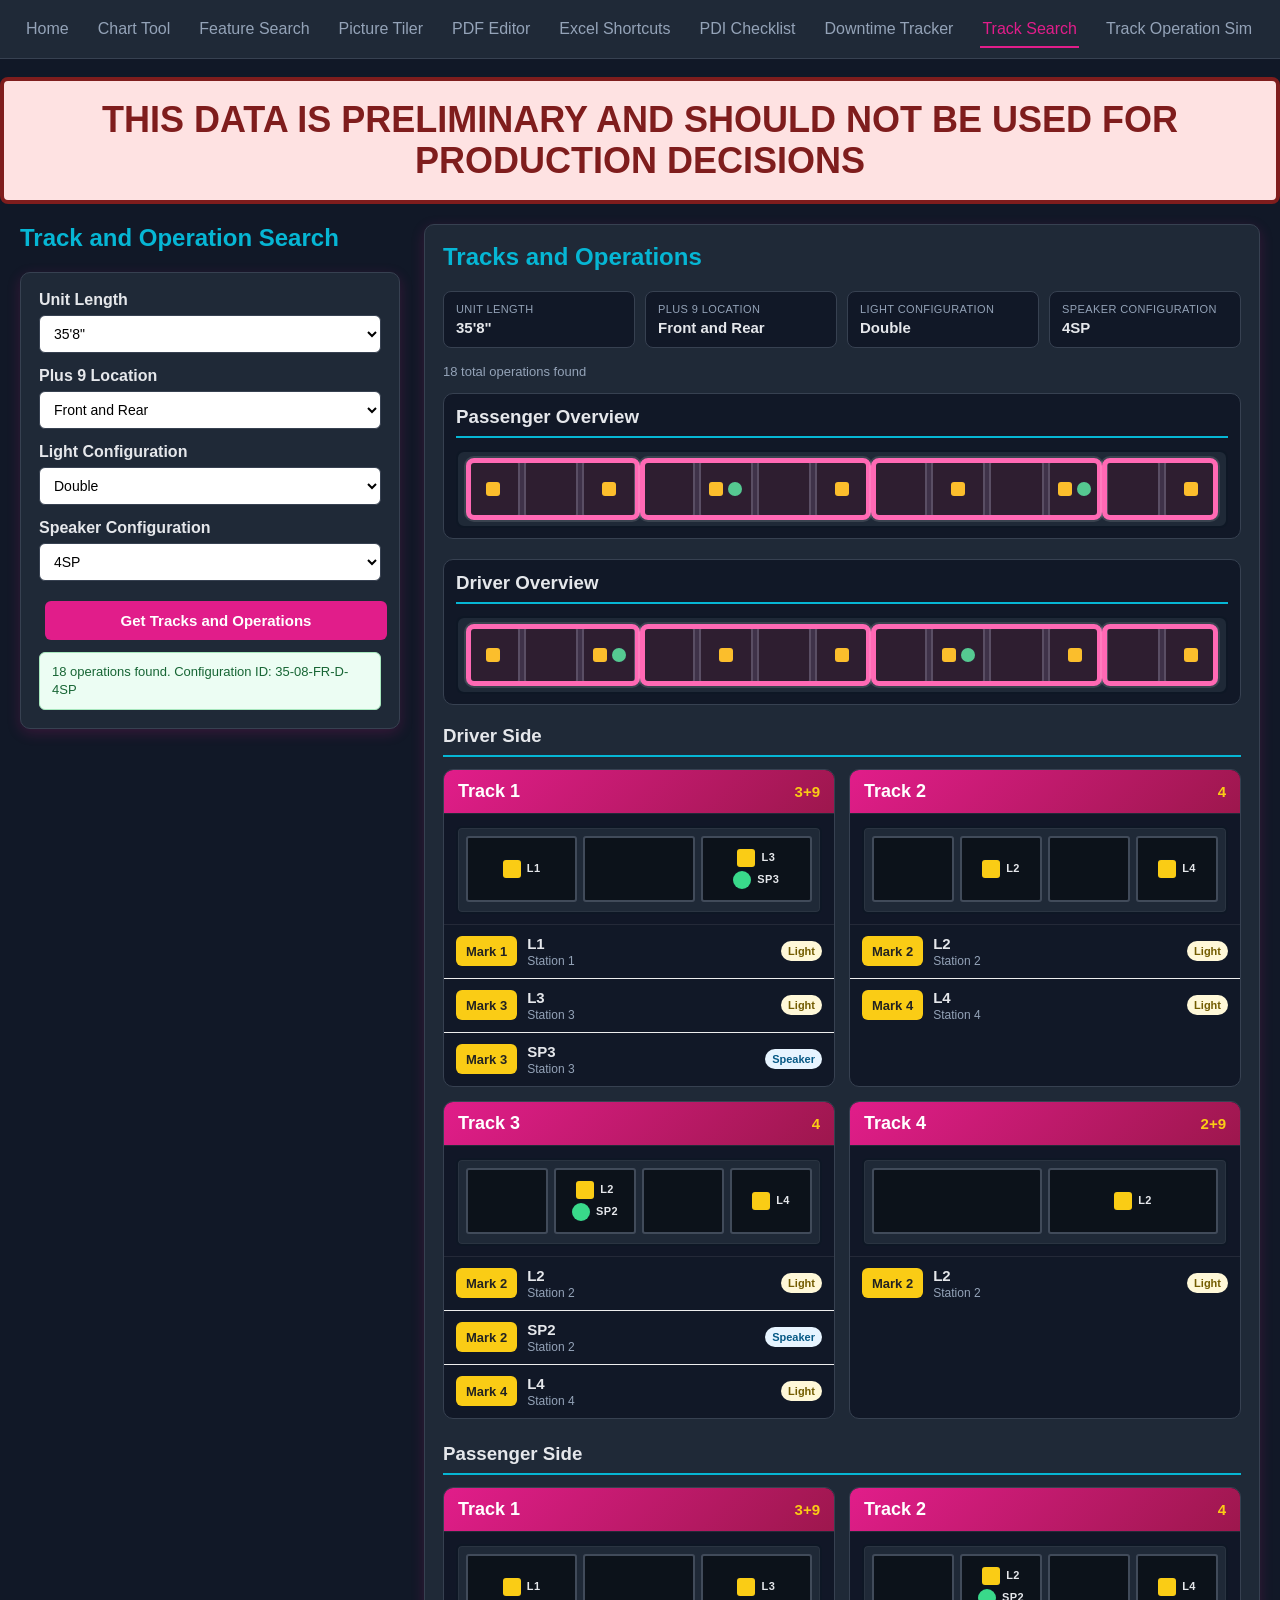
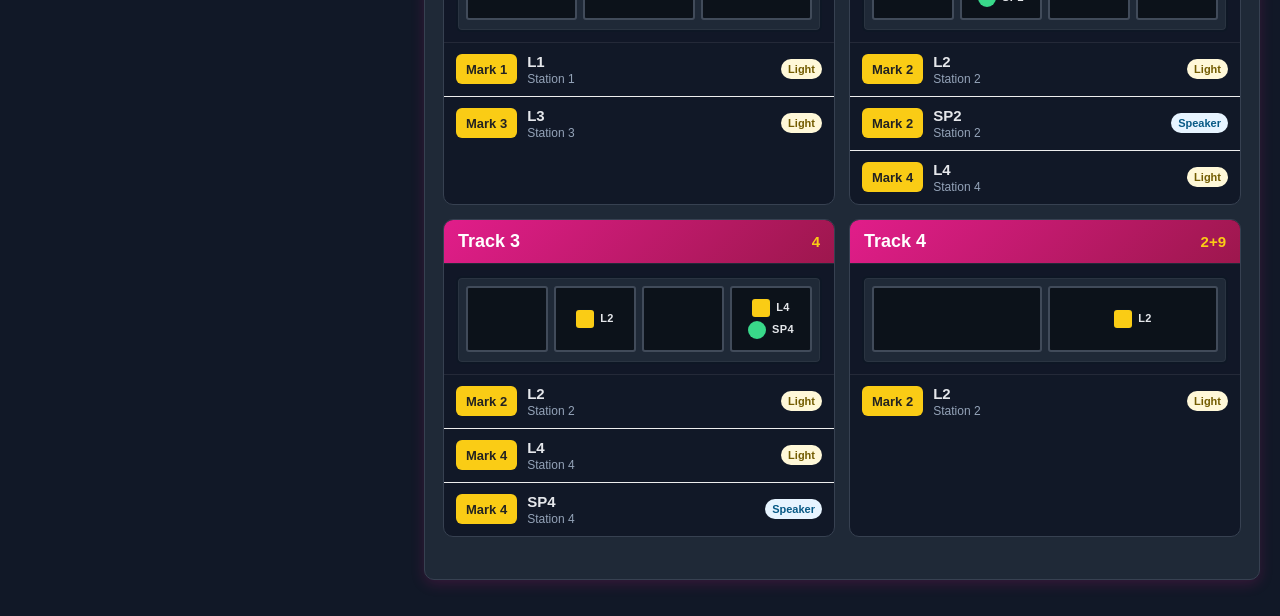
<file: tools/Track-Search/index.html>
<!DOCTYPE html>
<html lang="en">
<head>
    <meta charset="UTF-8">

    <meta
        name="viewport"
        content="width=device-width, initial-scale=1.0"
    >

    <title>Track and Operation Search</title>

    <link rel="stylesheet" href="../../common/styles.css">

    <style>
        .container {
            display: flex;
            gap: 24px;
            align-items: flex-start;
            max-width: 1400px;
            margin: auto;
            padding: 20px;
        }

        .preliminary-warning {
            margin: 18px auto 0;
            max-width: 1400px;
            padding: 18px 24px;
            border: 4px solid #7f1d1d;
            border-radius: 8px;
            background: #fee2e2;
            color: #7f1d1d;
            font-size: clamp(1.25rem, 3vw, 2.25rem);
            font-weight: 900;
            line-height: 1.15;
            text-align: center;
            text-transform: uppercase;
            animation: warning-flash 1.2s steps(2, end) infinite;
        }

        @keyframes warning-flash {
            0%, 49% {
                background: #fee2e2;
                color: #7f1d1d;
            }

            50%, 100% {
                background: #dc2626;
                color: #ffffff;
            }
        }

        @media (prefers-reduced-motion: reduce) {
            .preliminary-warning {
                animation: none;
            }
        }

        .left {
            width: 380px;
            flex-shrink: 0;
        }

        .right {
            flex: 1;
            min-width: 0;
        }

        .section {
            margin-bottom: 16px;
        }

        .form-grid {
            display: grid;
            grid-template-columns: 1fr;
            gap: 14px;
        }

        .form-group {
            display: flex;
            flex-direction: column;
            gap: 6px;
        }

        .form-group label {
            font-weight: 600;
            color: var(--color-text-main);
        }

        .form-group select {
            width: 100%;
            box-sizing: border-box;
            padding: 9px 10px;
            border: 1px solid var(--color-border);
            border-radius: 6px;
            background: white;
            color: #000000;
            font-family: inherit;
            font-size: 14px;
        }

        .form-group select option {
            color: #000000;
            background: white;
        }

        .form-group select:focus {
            outline: none;
            border-color: var(--color-secondary);
            box-shadow: 0 0 0 2px rgba(6, 182, 212, 0.18);
        }

        .search-button {
            width: 100%;
            margin-top: 6px;
            padding: 11px 16px;
            font-size: 15px;
            font-weight: 600;
            cursor: pointer;
        }

        .status {
            margin-top: 12px;
            padding: 10px 12px;
            border-radius: 6px;
            font-size: 13px;
            line-height: 1.4;
        }

        .status.info {
            background: #eef6ff;
            border: 1px solid #b9dcff;
            color: #164e7a;
        }

        .status.success {
            background: #ecfdf3;
            border: 1px solid #a7e7bd;
            color: #176534;
        }

        .status.error {
            background: #fff1f1;
            border: 1px solid #f0b4b4;
            color: #9b1c1c;
        }

        .selection-summary {
            display: grid;
            grid-template-columns: repeat(4, minmax(130px, 1fr));
            gap: 10px;
            margin-bottom: 16px;
        }

        .summary-item {
            background: var(--color-background);
            border: 1px solid var(--color-border);
            border-radius: 8px;
            padding: 11px 12px;
        }

        .summary-label {
            display: block;
            font-size: 11px;
            color: var(--color-text-muted);
            text-transform: uppercase;
            letter-spacing: 0.4px;
            margin-bottom: 4px;
        }

        .summary-value {
            display: block;
            font-size: 15px;
            font-weight: 600;
            color: var(--color-text-main);
        }

        .side-section {
            margin-bottom: 24px;
        }

        .side-title {
            margin: 0 0 12px 0;
            padding-bottom: 8px;
            border-bottom: 2px solid var(--color-secondary);
            color: var(--color-text-main);
        }

        .tracks-grid {
            display: grid;
            grid-template-columns: repeat(
                auto-fit,
                minmax(260px, 1fr)
            );
            gap: 14px;
        }

        .track-card {
            background: var(--color-background);
            border: 1px solid var(--color-border);
            border-radius: 10px;
            overflow: hidden;
            transition: all 0.2s ease;
        }

        .track-card:hover {
            border-color: var(--color-secondary);
            box-shadow: 0 0 10px rgba(6, 182, 212, 0.20);
            transform: translateY(-1px);
        }

        .track-header {
            display: flex;
            justify-content: space-between;
            align-items: center;
            padding: 11px 14px;
            background: linear-gradient(
                135deg,
                var(--color-primary),
                var(--color-primary-dark)
            );
            color: white;
        }

        .track-number {
            font-size: 18px;
            font-weight: 700;
        }

        .track-length {
            color: var(--color-tertiary);
            font-size: 15px;
            font-weight: 700;
        }

        .track-visual {
            padding: 12px 12px 10px;
            background: rgba(17, 24, 39, 0.9);
            border-top: 1px solid rgba(255, 255, 255, 0.08);
            border-bottom: 1px solid rgba(255, 255, 255, 0.08);
        }

        .track-rail {
            background: #1f2937;
            border: 2px solid rgba(13, 23, 36, 0.95);
            border-radius: 6px;
            padding: 8px 8px 10px;
            box-shadow: inset 0 0 0 1px rgba(255, 255, 255, 0.05);
        }

        .track-sections {
            display: grid;
            grid-template-columns: repeat(
                var(--track-section-count, 3),
                minmax(28px, 1fr)
            );
            gap: 6px;
            min-height: 62px;
        }

        .track-section {
            position: relative;
            display: flex;
            align-items: center;
            justify-content: center;
            min-height: 62px;
            background: rgba(10, 16, 24, 0.9);
            border: 2px solid rgba(148, 163, 184, 0.4);
            border-radius: 3px;
            overflow: hidden;
        }

        .track-section-content {
            display: flex;
            flex-direction: column;
            align-items: center;
            justify-content: center;
            gap: 4px;
            padding: 4px 2px;
        }

        .track-symbol-row {
            display: flex;
            align-items: center;
            justify-content: center;
            gap: 6px;
            min-width: 100%;
        }

        .track-symbol {
            display: inline-block;
            flex-shrink: 0;
            box-shadow: 0 0 0 1px rgba(15, 23, 42, 0.3);
        }

        .track-symbol.light {
            width: 18px;
            height: 18px;
            border-radius: 3px;
            background: #facc15;
        }

        .track-symbol.speaker {
            width: 18px;
            height: 18px;
            border-radius: 50%;
            background: #39d98a;
        }

        .track-section-label {
            color: #e5e7eb;
            font-size: 11px;
            font-weight: 700;
            letter-spacing: 0.04em;
            line-height: 1;
            white-space: nowrap;
        }

        .unit-overview {
            margin: 0 0 20px;
            padding: 12px 12px 10px;
            background: var(--color-background);
            border: 1px solid var(--color-border);
            border-radius: 10px;
        }

        .unit-overview-bar {
            position: relative;
            background: #1f2937;
            border: 2px solid rgba(13, 23, 36, 0.95);
            border-radius: 8px;
            padding: 8px;
        }

        .unit-overview-track-boxes {
            position: absolute;
            inset: 8px 8px 8px 8px;
            pointer-events: none;
            z-index: 2;
        }

        .unit-overview-track-box {
            position: absolute;
            top: -2px;
            bottom: -2px;
            border: 5px solid rgba(255, 105, 180, 1);
            border-radius: 8px;
            background: rgba(255, 105, 180, 0.14);
            box-sizing: border-box;
            box-shadow: 0 0 0 2px rgba(255, 255, 255, 0.12);
        }

        .unit-overview-grid {
            position: relative;
            display: grid;
            grid-template-columns: repeat(
                var(--unit-section-count, 1),
                minmax(16px, 1fr)
            );
            gap: 4px;
            min-height: 54px;
            z-index: 1;
        }

        .unit-overview-section {
            display: flex;
            align-items: center;
            justify-content: center;
            min-height: 54px;
            background: rgba(10, 16, 24, 0.9);
            border: 2px solid rgba(148, 163, 184, 0.38);
            border-radius: 4px;
            overflow: hidden;
        }

        .unit-overview-symbols {
            display: flex;
            align-items: center;
            justify-content: center;
            gap: 5px;
            width: 100%;
            height: 100%;
            padding: 4px 2px;
        }

        .unit-overview-symbol {
            display: inline-block;
            box-shadow: 0 0 0 1px rgba(15, 23, 42, 0.25);
        }

        .unit-overview-symbol.light {
            width: 14px;
            height: 14px;
            border-radius: 3px;
            background: #facc15;
        }

        .unit-overview-symbol.speaker {
            width: 14px;
            height: 14px;
            border-radius: 50%;
            background: #39d98a;
        }

        .operation-list {
            display: flex;
            flex-direction: column;
        }

        .operation-row {
            display: grid;
            grid-template-columns: max-content 1fr auto;
            align-items: center;
            gap: 10px;
            padding: 10px 12px;
            border-bottom: 1px solid #eeeeee;
        }

        .operation-row:last-child {
            border-bottom: none;
        }

        .mark-badge {
            display: flex;
            justify-content: center;
            align-items: center;
            min-height: 30px;
            border-radius: 6px;
            background: var(--color-tertiary);
            color: #222222;
            font-weight: 700;
            font-size: 13px;
            padding: 0 10px;
            white-space: nowrap;
        }

        .operation-code {
            font-size: 15px;
            font-weight: 700;
            color: var(--color-text-main);
        }

        .operation-description {
            margin-top: 2px;
            font-size: 12px;
            color: var(--color-text-muted);
        }

        .operation-type {
            padding: 4px 7px;
            border-radius: 10px;
            font-size: 11px;
            font-weight: 600;
            white-space: nowrap;
        }

        .operation-type.light {
            background: #fff8d8;
            color: #735c00;
        }

        .operation-type.speaker {
            background: #e7f4ff;
            color: #075985;
        }

        .empty-results {
            padding: 30px 20px;
            text-align: center;
            color: var(--color-text-muted);
            border: 1px dashed var(--color-border);
            border-radius: 8px;
        }

        .operation-count {
            margin-bottom: 14px;
            color: var(--color-text-muted);
            font-size: 13px;
        }

        @media (max-width: 900px) {
            .container {
                flex-direction: column;
            }

            .left {
                width: 100%;
            }

            .right {
                width: 100%;
            }

            .selection-summary {
                grid-template-columns: repeat(2, 1fr);
            }
        }

        @media (max-width: 520px) {
            .selection-summary {
                grid-template-columns: 1fr;
            }

            .tracks-grid {
                grid-template-columns: 1fr;
            }
        }
    </style>
</head>

<body>

    <script src="../../common/nav.js"></script>

    <div class="preliminary-warning" role="alert">
        This data is preliminary and should not be used for production decisions
    </div>

    <div class="container">

        <!-- LEFT PANEL -->
        <div class="left">

            <h2>Track and Operation Search</h2>

            <div class="card section">

                <div class="form-grid">

                    <div class="form-group">
                        <label for="unitLength">
                            Unit Length
                        </label>

                        <select id="unitLength">
                            <option value="">
                                Loading...
                            </option>
                        </select>
                    </div>

                    <div class="form-group">
                        <label for="plus9Location">
                            Plus 9 Location
                        </label>

                        <select id="plus9Location">
                            <option value="">
                                Select a unit length first
                            </option>
                        </select>
                    </div>

                    <div class="form-group">
                        <label for="lightConfiguration">
                            Light Configuration
                        </label>

                        <select id="lightConfiguration">
                            <option value="">
                                Select Plus 9 location first
                            </option>
                        </select>
                    </div>

                    <div class="form-group">
                        <label for="speakerConfiguration">
                            Speaker Configuration
                        </label>

                        <select id="speakerConfiguration">
                            <option value="">
                                Select light configuration first
                            </option>
                        </select>
                    </div>

                    <button
                        type="button"
                        class="search-button"
                        onclick="runSearch()"
                    >
                        Get Tracks and Operations
                    </button>

                </div>

                <div
                    id="status"
                    class="status info"
                >
                    Loading track database...
                </div>

            </div>

        </div>

        <!-- RIGHT PANEL -->
        <div class="right">

            <div class="card section">

                <h2>Tracks and Operations</h2>

                <div id="selectionSummary"></div>

                <div id="results">
                    <div class="empty-results">
                        Select a configuration to view the tracks
                        and operations.
                    </div>
                </div>

            </div>

        </div>

    </div>

    <script src="app.js"></script>

</body>
</html>
</file>
<file: common/styles.css>
:root {
    /* Core Colors */
    --color-primary: #e11d8a;       /* toned-down neon pink */
    --color-primary-dark: #9d174d;

    --color-secondary: #06b6d4;     /* softer cyan */
    --color-tertiary: #facc15;      /* controlled yellow */

    /* Text */
    --color-text-main: #e5e7eb;
    --color-text-muted: #94a3b8;

    /* Surfaces (lighter + more professional) */
    --color-background: #111827;
    --color-card: #1f2937;
    --color-border: #374151;

    /* Effects (reduced glow) */
    --shadow-card: 0 4px 14px rgba(225, 29, 138, 0.18);

    --color-chart-bg: #f8fafc;   /* soft gray (almost white) */
    --color-chart-border: #e5e7eb;
}
.feature-code {
    color: black;
    font-weight: 600;
}

/* ===== BODY ===== */
body {
    font-family: 'Segoe UI', Arial, sans-serif;
    margin: 0;
    background: var(--color-background);
    color: var(--color-text-main);
}

/* ===== NAVBAR ===== */
#navbar {
    display: flex;
    gap: 25px;
    padding: 14px 24px;
    background: #1f2937;
    border-bottom: 1px solid var(--color-border);
}

#navbar a {
    position: relative;
    color: var(--color-text-muted);
    text-decoration: none;
    font-weight: 500;
    padding: 6px 2px;
    transition: all 0.2s ease;
}

/* Hover (clean, not loud) */
#navbar a:hover {
    color: var(--color-secondary);
}

/* underline animation */
#navbar a::after {
    content: "";
    position: absolute;
    left: 0;
    bottom: -4px;
    width: 0%;
    height: 2px;
    background: var(--color-primary);
    transition: width 0.25s ease;
}

#navbar a:hover::after {
    width: 100%;
}

/* active tab */
#navbar a.active {
    color: var(--color-primary);
}

#navbar a.active::after {
    width: 100%;
}

/* ===== CONTAINER ===== */
.container {
    max-width: 1000px;
    margin: auto;
    padding: 20px;
}

/* ===== CARDS ===== */
.card {
    background: var(--color-card);
    border-radius: 10px;
    padding: 18px;
    margin-bottom: 18px;
    box-shadow: var(--shadow-card);
    border: 1px solid var(--color-border);
    transition: all 0.2s ease;
}

/* subtle hover */
.card:hover {
    box-shadow: 0 6px 18px rgba(225, 29, 138, 0.22);
    transform: translateY(-1px);
}

/* ===== TITLES ===== */
h2 {
    margin-top: 0;
    color: var(--color-secondary);
    font-weight: 600;
}

/* ===== INPUTS ===== */
input[type="text"],
input[type="password"] {
    padding: 9px;
    border: 1px solid var(--color-border);
    border-radius: 6px;
    width: 300px;
    background: #111827;
    color: var(--color-text-main);
    transition: all 0.2s ease;
}

input:focus {
    outline: none;
    border-color: var(--color-secondary);
    box-shadow: 0 0 6px rgba(6, 182, 212, 0.4);
}

/* Styled select to match your theme */
select {
    width: 100%;
    padding: 10px 12px;
    font-size: 18px;

    color: var(--color-text-main);
    background: var(--color-background);

    border: 1px solid var(--color-border);
    border-radius: 8px;

    cursor: pointer;

    transition: all 0.2s ease;
}

/* Hover + focus (matches your cards) */
select:hover {
    border-color: var(--color-secondary);
}

select:focus {
    outline: none;
    border-color: var(--color-primary);
    box-shadow: 0 0 6px rgba(225, 29, 138, 0.3);
}

/* ===== BUTTONS ===== */
button {
    padding: 9px 16px;
    margin-left: 6px;
    border: none;
    border-radius: 6px;
    background: var(--color-primary);
    color: white;
    cursor: pointer;
    transition: all 0.2s ease;
}

/* refined hover */
button:hover {
    background: var(--color-primary-dark);
    box-shadow: 0 0 8px rgba(225, 29, 138, 0.5);
    transform: translateY(-1px);
}
button.active-mode {
    background: var(--color-secondary);
    color: #022c33;
}
/* secondary button */
.button-secondary {
    background: var(--color-secondary);
    color: #022c33;
}

.button-secondary:hover {
    box-shadow: 0 0 8px rgba(6, 182, 212, 0.5);
}

/* ===== RESULT CARDS ===== */
.result-card {
    border: 1px solid var(--color-border);
    border-radius: 8px;
    padding: 12px;
    margin-bottom: 10px;
    background: #111827;
    transition: all 0.2s ease;
}

.result-card:hover {
    border-color: var(--color-secondary);
    box-shadow: 0 0 6px rgba(6, 182, 212, 0.35);
}

/* ===== TEXT ===== */
.subtext {
    color: var(--color-text-muted);
    font-size: 0.9em;
}

/* ===== HIGHLIGHTS ===== */
.highlight-primary {
    color: var(--color-primary);
}

.highlight-secondary {
    color: var(--color-secondary);
}

.drop-zone {
    scale: 1;
    border: 2px dashed var(--color-border);
    border-radius: 8px;
    padding: 20px;
    text-align: center;
    cursor: pointer;
    background: var(--color-background);
    margin-bottom: 10px;
}

.drop-zone.dragover {
    transform: scale(1.02);
}

.checklist-card.complete {
    opacity: 0.6;
}

.checklist-header {
    display: flex;
    align-items: flex-start;
    gap: 12px;
}

.checklist-title {
    color: var(--color-secondary);
    font-size: 18px;
    font-weight: 600;
}

.checklist-subtitle {
    color: var(--color-text-muted);
    margin-top: 4px;
}

.checklist-help {
    display: none;
    margin-top: 10px;
    padding: 12px;
    border: 1px solid var(--color-border);
    border-radius: 8px;
    background: var(--color-background);
    color: var(--color-text-main);
}

.checklist-help.open {
    display: block;
}

.checklist-controls {
    margin-top: 10px;
}
</file>
